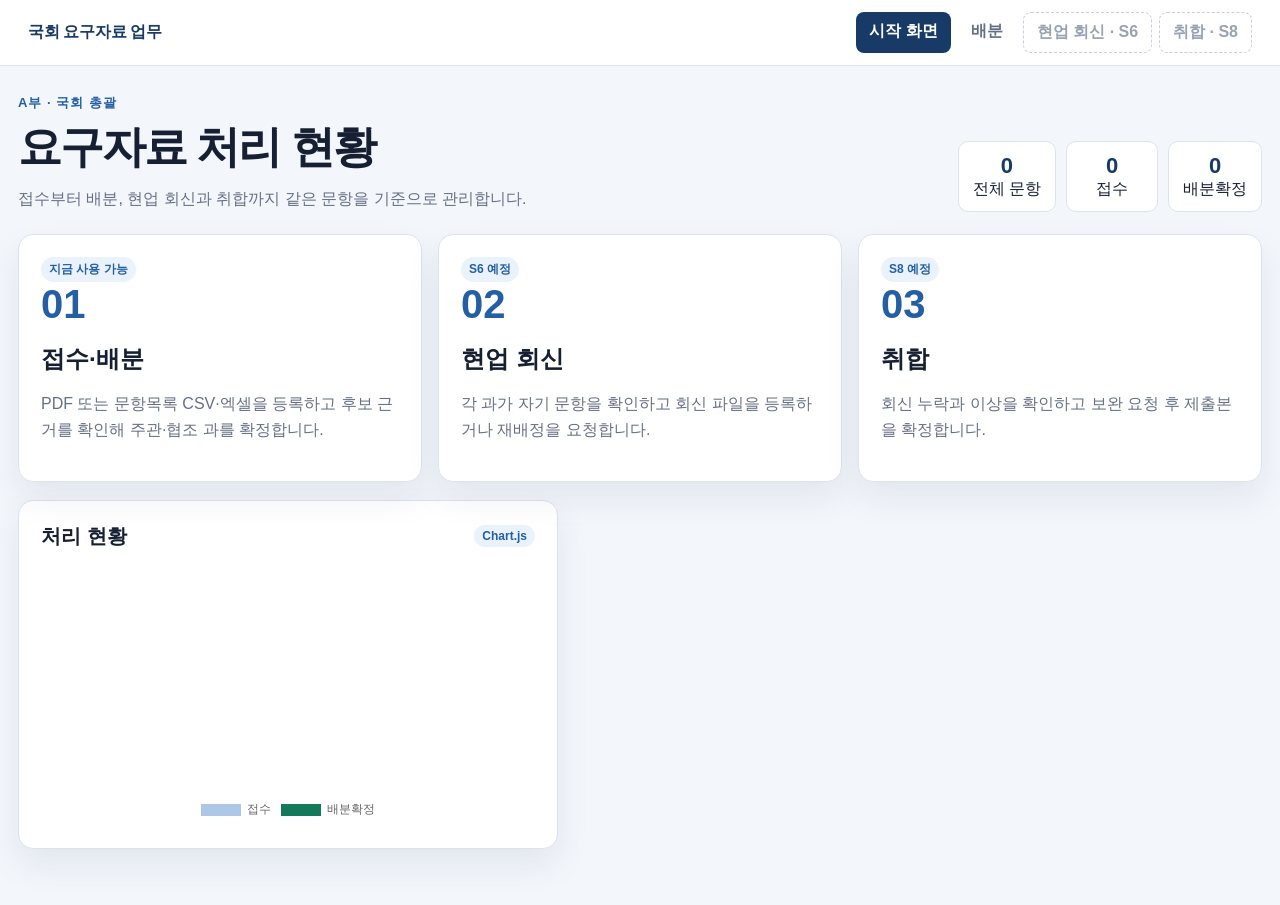
<file: web/index.html>
<!doctype html>
<html lang="ko">
<head>
  <meta charset="utf-8">
  <meta name="viewport" content="width=device-width,initial-scale=1">
  <title>국회 요구자료 업무</title>
  <link rel="stylesheet" href="styles.css">
</head>
<body>
  <header class="topbar">
    <a class="brand" href="index.html">국회 요구자료 업무</a>
    <nav class="nav" aria-label="업무 화면 이동">
      <a class="active" href="index.html">시작 화면</a>
      <a href="assign.html">배분</a>
      <a class="soon" href="#" aria-disabled="true" title="S6에서 구현">현업 회신 · S6</a>
      <a class="soon" href="#" aria-disabled="true" title="S8에서 구현">취합 · S8</a>
    </nav>
  </header>
  <main class="page">
    <section class="hero" data-reveal>
      <div>
        <p class="eyebrow">A부 · 국회 총괄</p>
        <h1>요구자료 처리 현황</h1>
        <p class="subtitle">접수부터 배분, 현업 회신과 취합까지 같은 문항을 기준으로 관리합니다.</p>
      </div>
      <div class="summary" id="summary"></div>
    </section>
    <section class="start-grid" data-reveal data-stagger>
      <a class="start-card" href="assign.html">
        <span class="badge">지금 사용 가능</span><div class="number">01</div><h2>접수·배분</h2>
        <p>PDF 또는 문항목록 CSV·엑셀을 등록하고 후보 근거를 확인해 주관·협조 과를 확정합니다.</p>
      </a>
      <div class="start-card" aria-disabled="true">
        <span class="badge">S6 예정</span><div class="number">02</div><h2>현업 회신</h2>
        <p>각 과가 자기 문항을 확인하고 회신 파일을 등록하거나 재배정을 요청합니다.</p>
      </div>
      <div class="start-card" aria-disabled="true">
        <span class="badge">S8 예정</span><div class="number">03</div><h2>취합</h2>
        <p>회신 누락과 이상을 확인하고 보완 요청 후 제출본을 확정합니다.</p>
      </div>
    </section>
    <section class="panel chart-panel" data-reveal>
      <div class="panel-head"><h2>처리 현황</h2><span class="badge">Chart.js</span></div>
      <div class="chart-wrap"><canvas id="status-chart" aria-label="문항 처리 상태 차트" role="img"></canvas></div>
    </section>
  </main>
  <script src="lib/chart.umd.js"></script>
  <script src="lib/papaparse.min.js"></script>
  <script src="common.js"></script>
  <script>
    const counts = AppCommon.statusCounts();
    const total = Object.values(counts).reduce((sum, value) => sum + value, 0);
    document.querySelector("#summary").innerHTML = `
      <span><strong>${total}</strong>전체 문항</span>
      <span><strong>${counts["접수"] || 0}</strong>접수</span>
      <span><strong>${counts["배분확정"] || 0}</strong>배분확정</span>`;
    const reduce = matchMedia("(prefers-reduced-motion:reduce)").matches;
    new Chart(document.querySelector("#status-chart"), {
      type: "doughnut",
      data: {
        labels: ["접수", "배분확정"],
        datasets: [{ data: [counts["접수"] || 0, counts["배분확정"] || 0], backgroundColor: ["#adc7e7", "#13795b"], borderWidth: 0 }],
      },
      options: { responsive: true, maintainAspectRatio: false, animation: reduce ? false : { duration: 550 }, plugins: { legend: { position: "bottom" } } },
    });
    const reveal = document.querySelectorAll("[data-reveal]");
    document.querySelectorAll("[data-stagger]").forEach((parent) => [...parent.children].forEach((child, index) => { child.style.transitionDelay = `${index * 70}ms`; }));
    if (reduce || !("IntersectionObserver" in window)) reveal.forEach((el) => el.classList.add("show"));
    else { const io = new IntersectionObserver((entries) => entries.forEach((entry) => { if (entry.isIntersecting) { entry.target.classList.add("show"); io.unobserve(entry.target); } }), { threshold: .15 }); reveal.forEach((el) => io.observe(el)); }
  </script>
</body>
</html>
</file>
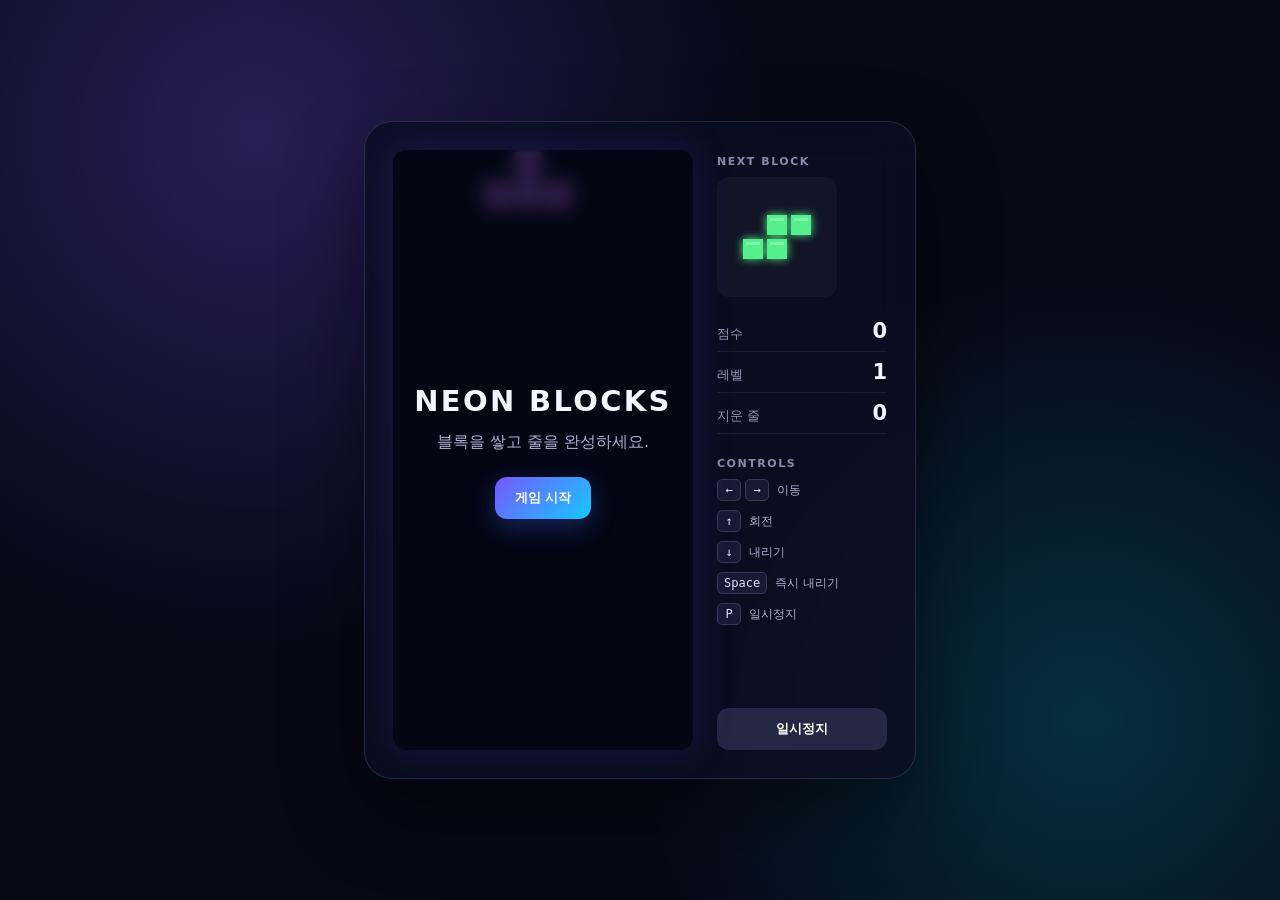
<file: 시스템 개발/index.html>
<!doctype html>
<html lang="ko">
<head>
  <meta charset="UTF-8">
  <meta name="viewport" content="width=device-width, initial-scale=1.0">
  <title>네온 테트리스</title>
  <link rel="stylesheet" href="style.css">
</head>
<body>
  <main class="game-shell">
    <section class="board-wrap">
      <canvas id="board" width="300" height="600" aria-label="테트리스 게임판"></canvas>
      <div id="overlay" class="overlay">
        <h1>NEON BLOCKS</h1>
        <p>블록을 쌓고 줄을 완성하세요.</p>
        <button id="startButton">게임 시작</button>
      </div>
    </section>

    <aside class="panel">
      <div>
        <span class="eyebrow">NEXT BLOCK</span>
        <canvas id="next" width="120" height="120" aria-label="다음 블록"></canvas>
      </div>
      <dl class="stats">
        <div><dt>점수</dt><dd id="score">0</dd></div>
        <div><dt>레벨</dt><dd id="level">1</dd></div>
        <div><dt>지운 줄</dt><dd id="lines">0</dd></div>
      </dl>
      <div class="controls">
        <span class="eyebrow">CONTROLS</span>
        <p><kbd>←</kbd><kbd>→</kbd> 이동</p>
        <p><kbd>↑</kbd> 회전</p>
        <p><kbd>↓</kbd> 내리기</p>
        <p><kbd>Space</kbd> 즉시 내리기</p>
        <p><kbd>P</kbd> 일시정지</p>
      </div>
      <button id="pauseButton" class="secondary">일시정지</button>
    </aside>
  </main>
  <script src="game.js"></script>
</body>
</html>
</file>
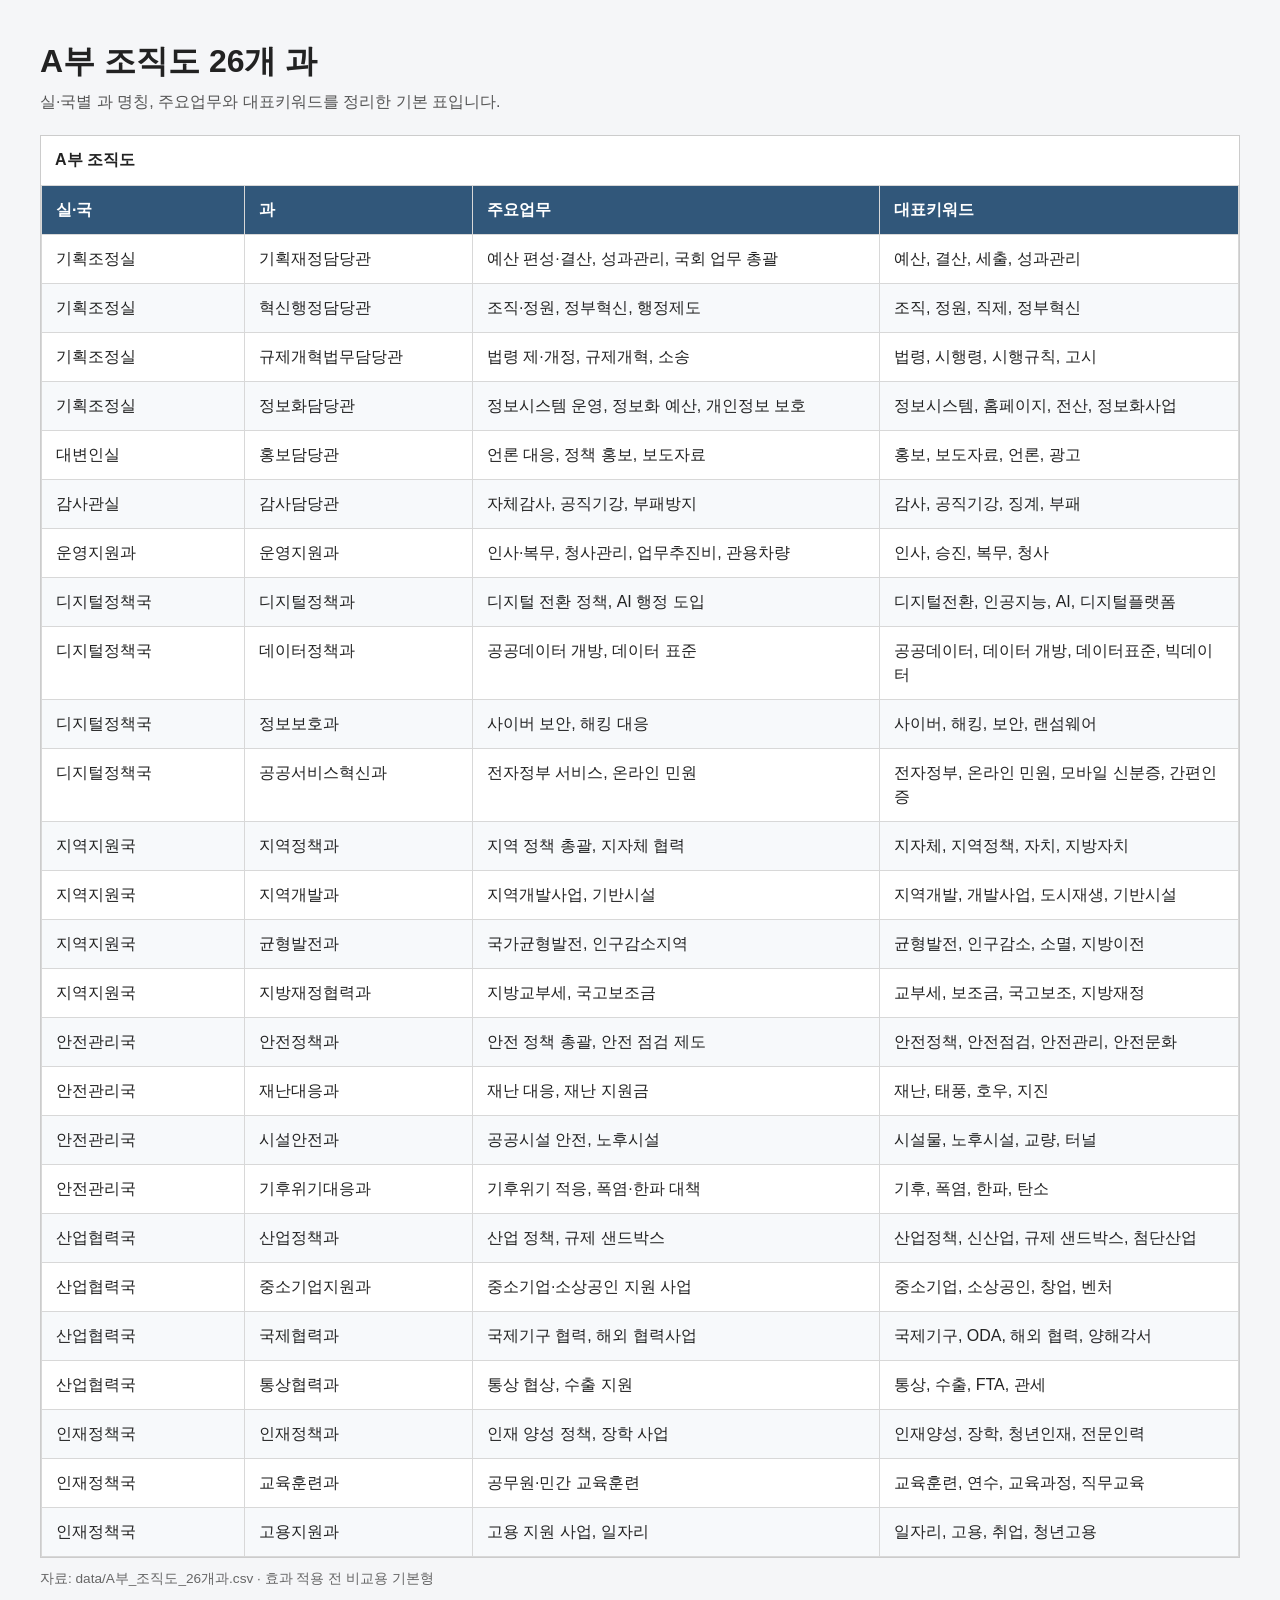
<file: 조직도_기본.html>
<!doctype html>
<html lang="ko">
<head>
  <meta charset="utf-8">
  <meta name="viewport" content="width=device-width, initial-scale=1">
  <title>A부 조직도 26개 과 - 기본형</title>
  <style>
    * { box-sizing: border-box; }
    body { margin: 0; color: #222; font-family: "Malgun Gothic", sans-serif; background: #f5f6f8; }
    main { width: min(1200px, calc(100% - 32px)); margin: 40px auto; }
    h1 { margin: 0 0 8px; font-size: 2rem; }
    .summary { margin: 0 0 22px; color: #555; }
    .table-wrap { overflow-x: auto; background: #fff; border: 1px solid #ccc; }
    table { width: 100%; min-width: 980px; border-collapse: collapse; }
    caption { padding: 14px; font-weight: 700; text-align: left; }
    th, td { padding: 12px 14px; border: 1px solid #d8d8d8; text-align: left; vertical-align: top; line-height: 1.5; }
    th { color: #fff; background: #31577a; }
    tbody tr:nth-child(even) { background: #f7f9fb; }
    th:nth-child(1) { width: 17%; }
    th:nth-child(2) { width: 19%; }
    th:nth-child(3) { width: 34%; }
    th:nth-child(4) { width: 30%; }
    .source { margin-top: 12px; color: #666; font-size: .85rem; }
  </style>
</head>
<body>
  <main>
    <h1>A부 조직도 26개 과</h1>
    <p class="summary">실·국별 과 명칭, 주요업무와 대표키워드를 정리한 기본 표입니다.</p>
    <div class="table-wrap">
      <table>
        <caption>A부 조직도</caption>
        <thead><tr><th>실·국</th><th>과</th><th>주요업무</th><th>대표키워드</th></tr></thead>
        <tbody>
          <tr><td>기획조정실</td><td>기획재정담당관</td><td>예산 편성·결산, 성과관리, 국회 업무 총괄</td><td>예산, 결산, 세출, 성과관리</td></tr>
          <tr><td>기획조정실</td><td>혁신행정담당관</td><td>조직·정원, 정부혁신, 행정제도</td><td>조직, 정원, 직제, 정부혁신</td></tr>
          <tr><td>기획조정실</td><td>규제개혁법무담당관</td><td>법령 제·개정, 규제개혁, 소송</td><td>법령, 시행령, 시행규칙, 고시</td></tr>
          <tr><td>기획조정실</td><td>정보화담당관</td><td>정보시스템 운영, 정보화 예산, 개인정보 보호</td><td>정보시스템, 홈페이지, 전산, 정보화사업</td></tr>
          <tr><td>대변인실</td><td>홍보담당관</td><td>언론 대응, 정책 홍보, 보도자료</td><td>홍보, 보도자료, 언론, 광고</td></tr>
          <tr><td>감사관실</td><td>감사담당관</td><td>자체감사, 공직기강, 부패방지</td><td>감사, 공직기강, 징계, 부패</td></tr>
          <tr><td>운영지원과</td><td>운영지원과</td><td>인사·복무, 청사관리, 업무추진비, 관용차량</td><td>인사, 승진, 복무, 청사</td></tr>
          <tr><td>디지털정책국</td><td>디지털정책과</td><td>디지털 전환 정책, AI 행정 도입</td><td>디지털전환, 인공지능, AI, 디지털플랫폼</td></tr>
          <tr><td>디지털정책국</td><td>데이터정책과</td><td>공공데이터 개방, 데이터 표준</td><td>공공데이터, 데이터 개방, 데이터표준, 빅데이터</td></tr>
          <tr><td>디지털정책국</td><td>정보보호과</td><td>사이버 보안, 해킹 대응</td><td>사이버, 해킹, 보안, 랜섬웨어</td></tr>
          <tr><td>디지털정책국</td><td>공공서비스혁신과</td><td>전자정부 서비스, 온라인 민원</td><td>전자정부, 온라인 민원, 모바일 신분증, 간편인증</td></tr>
          <tr><td>지역지원국</td><td>지역정책과</td><td>지역 정책 총괄, 지자체 협력</td><td>지자체, 지역정책, 자치, 지방자치</td></tr>
          <tr><td>지역지원국</td><td>지역개발과</td><td>지역개발사업, 기반시설</td><td>지역개발, 개발사업, 도시재생, 기반시설</td></tr>
          <tr><td>지역지원국</td><td>균형발전과</td><td>국가균형발전, 인구감소지역</td><td>균형발전, 인구감소, 소멸, 지방이전</td></tr>
          <tr><td>지역지원국</td><td>지방재정협력과</td><td>지방교부세, 국고보조금</td><td>교부세, 보조금, 국고보조, 지방재정</td></tr>
          <tr><td>안전관리국</td><td>안전정책과</td><td>안전 정책 총괄, 안전 점검 제도</td><td>안전정책, 안전점검, 안전관리, 안전문화</td></tr>
          <tr><td>안전관리국</td><td>재난대응과</td><td>재난 대응, 재난 지원금</td><td>재난, 태풍, 호우, 지진</td></tr>
          <tr><td>안전관리국</td><td>시설안전과</td><td>공공시설 안전, 노후시설</td><td>시설물, 노후시설, 교량, 터널</td></tr>
          <tr><td>안전관리국</td><td>기후위기대응과</td><td>기후위기 적응, 폭염·한파 대책</td><td>기후, 폭염, 한파, 탄소</td></tr>
          <tr><td>산업협력국</td><td>산업정책과</td><td>산업 정책, 규제 샌드박스</td><td>산업정책, 신산업, 규제 샌드박스, 첨단산업</td></tr>
          <tr><td>산업협력국</td><td>중소기업지원과</td><td>중소기업·소상공인 지원 사업</td><td>중소기업, 소상공인, 창업, 벤처</td></tr>
          <tr><td>산업협력국</td><td>국제협력과</td><td>국제기구 협력, 해외 협력사업</td><td>국제기구, ODA, 해외 협력, 양해각서</td></tr>
          <tr><td>산업협력국</td><td>통상협력과</td><td>통상 협상, 수출 지원</td><td>통상, 수출, FTA, 관세</td></tr>
          <tr><td>인재정책국</td><td>인재정책과</td><td>인재 양성 정책, 장학 사업</td><td>인재양성, 장학, 청년인재, 전문인력</td></tr>
          <tr><td>인재정책국</td><td>교육훈련과</td><td>공무원·민간 교육훈련</td><td>교육훈련, 연수, 교육과정, 직무교육</td></tr>
          <tr><td>인재정책국</td><td>고용지원과</td><td>고용 지원 사업, 일자리</td><td>일자리, 고용, 취업, 청년고용</td></tr>
        </tbody>
      </table>
    </div>
    <p class="source">자료: data/A부_조직도_26개과.csv · 효과 적용 전 비교용 기본형</p>
  </main>
</body>
</html>
</file>
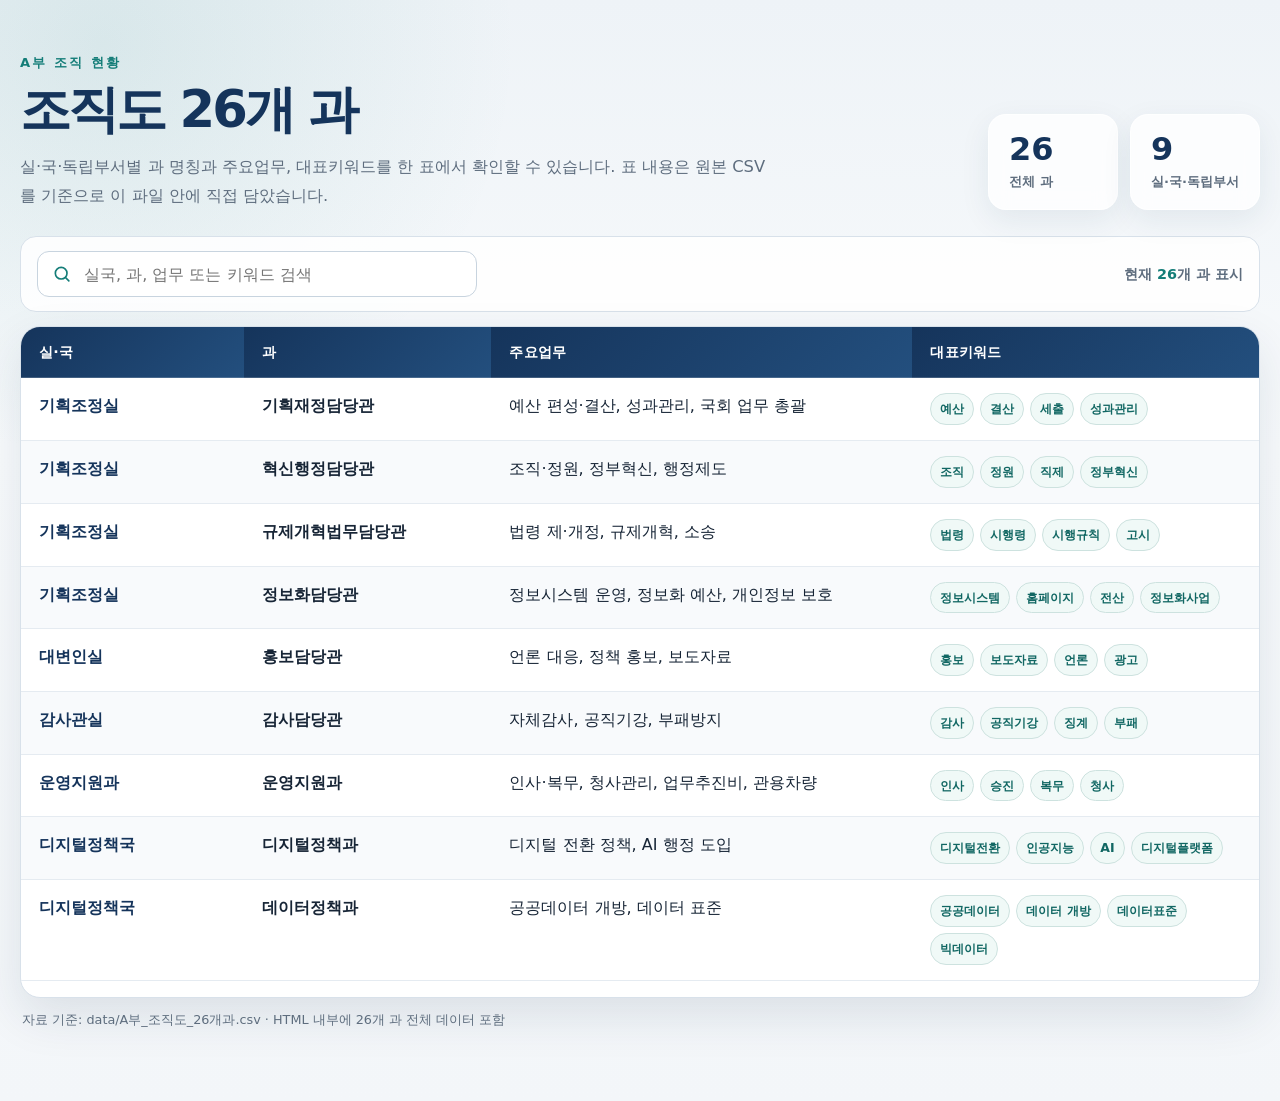
<file: 조직도_효과.html>
<!doctype html>
<html lang="ko">
<head>
  <meta charset="utf-8">
  <meta name="viewport" content="width=device-width, initial-scale=1">
  <title>A부 조직도 26개 과</title>
  <style>
    :root {
      color-scheme: light;
      --navy: #15345b;
      --navy-2: #234f7e;
      --teal: #147d78;
      --teal-soft: #e6f4f2;
      --ink: #172536;
      --muted: #5e6d7e;
      --line: #d8e1ea;
      --paper: #ffffff;
      --wash: #f3f6f9;
      --shadow: 0 18px 48px rgba(22, 45, 72, .11);
      --spring: cubic-bezier(.34, 1.56, .64, 1);
    }

    * { box-sizing: border-box; }

    html { scroll-behavior: smooth; }

    body {
      margin: 0;
      min-width: 320px;
      color: var(--ink);
      font-family: "Malgun Gothic", "Apple SD Gothic Neo", system-ui, sans-serif;
      background:
        radial-gradient(circle at 8% 4%, rgba(20, 125, 120, .10), transparent 26rem),
        linear-gradient(180deg, #eef3f7 0, #f8fafc 28rem, #f3f6f9 100%);
    }

    .page {
      width: min(1460px, calc(100% - 40px));
      margin: 0 auto;
      padding: 54px 0 72px;
    }

    .hero {
      display: grid;
      grid-template-columns: minmax(0, 1fr) auto;
      gap: 28px;
      align-items: end;
      margin-bottom: 26px;
    }

    .eyebrow {
      margin: 0 0 10px;
      color: var(--teal);
      font-size: .82rem;
      font-weight: 800;
      letter-spacing: .16em;
    }

    h1 {
      margin: 0;
      color: var(--navy);
      font-size: clamp(2rem, 4vw, 3.7rem);
      line-height: 1.08;
      letter-spacing: -.055em;
    }

    .lead {
      max-width: 760px;
      margin: 16px 0 0;
      color: var(--muted);
      font-size: 1.02rem;
      line-height: 1.75;
    }

    .stats {
      display: grid;
      grid-template-columns: repeat(2, minmax(116px, 1fr));
      gap: 12px;
    }

    .stat {
      min-width: 126px;
      padding: 18px 20px;
      border: 1px solid rgba(255, 255, 255, .72);
      border-radius: 18px;
      background: rgba(255, 255, 255, .78);
      box-shadow: 0 10px 30px rgba(27, 60, 92, .08);
      backdrop-filter: blur(10px);
    }

    .stat strong {
      display: block;
      color: var(--navy);
      font-size: 2rem;
      line-height: 1;
    }

    .stat span {
      display: block;
      margin-top: 8px;
      color: var(--muted);
      font-size: .82rem;
      font-weight: 700;
    }

    .toolbar {
      display: flex;
      gap: 14px;
      align-items: center;
      justify-content: space-between;
      margin-bottom: 14px;
      padding: 14px 16px;
      border: 1px solid var(--line);
      border-radius: 16px;
      background: rgba(255, 255, 255, .88);
    }

    .search {
      display: flex;
      align-items: center;
      width: min(440px, 100%);
      gap: 10px;
      padding: 0 14px;
      border: 1px solid #c8d4df;
      border-radius: 12px;
      background: #fff;
    }

    .search svg { flex: 0 0 auto; color: var(--teal); }

    .search input {
      width: 100%;
      height: 44px;
      border: 0;
      outline: 0;
      color: var(--ink);
      font: inherit;
      background: transparent;
    }

    .result-count {
      color: var(--muted);
      font-size: .9rem;
      font-weight: 700;
      white-space: nowrap;
    }

    .result-count strong { color: var(--teal); }

    .table-shell {
      overflow: hidden;
      border: 1px solid var(--line);
      border-radius: 20px;
      background: var(--paper);
      box-shadow: var(--shadow);
    }

    .table-scroll { overflow: auto; max-height: calc(100vh - 230px); }

    table {
      width: 100%;
      min-width: 1050px;
      border-collapse: separate;
      border-spacing: 0;
      table-layout: fixed;
    }

    caption {
      position: absolute;
      width: 1px;
      height: 1px;
      padding: 0;
      margin: -1px;
      overflow: hidden;
      clip: rect(0, 0, 0, 0);
      white-space: nowrap;
      border: 0;
    }

    thead th {
      position: sticky;
      top: 0;
      z-index: 3;
      padding: 16px 18px;
      color: #fff;
      font-size: .9rem;
      text-align: left;
      letter-spacing: .02em;
      background: linear-gradient(135deg, var(--navy), var(--navy-2));
      box-shadow: inset 0 -1px rgba(255, 255, 255, .18);
    }

    thead th:nth-child(1) { width: 18%; }
    thead th:nth-child(2) { width: 20%; }
    thead th:nth-child(3) { width: 34%; }
    thead th:nth-child(4) { width: 28%; }

    tbody tr {
      position: relative;
      transition:
        opacity .58s cubic-bezier(.2, .7, .2, 1),
        transform .45s var(--spring),
        box-shadow .25s ease;
    }

    tbody tr:nth-child(even) { background: #f8fafc; }

    tbody tr:hover {
      z-index: 2;
      transform: translateY(-2px);
      background: var(--teal-soft);
      box-shadow: 0 12px 26px -18px rgba(15, 74, 91, .72);
    }

    tbody td {
      padding: 15px 18px;
      border-bottom: 1px solid #e5ebf1;
      vertical-align: top;
      line-height: 1.58;
    }

    tbody tr:last-child td { border-bottom: 0; }

    .office {
      color: var(--navy);
      font-weight: 800;
    }

    .department { font-weight: 800; }

    .keywords {
      display: flex;
      flex-wrap: wrap;
      gap: 6px;
    }

    .keyword {
      display: inline-flex;
      padding: 5px 9px;
      border: 1px solid #cde2df;
      border-radius: 999px;
      color: #116763;
      font-size: .78rem;
      font-weight: 700;
      background: #f0f9f7;
    }

    .empty {
      display: none;
      padding: 44px 20px;
      color: var(--muted);
      text-align: center;
      background: #fff;
    }

    .empty.show { display: block; }

    .source {
      margin: 14px 2px 0;
      color: var(--muted);
      font-size: .8rem;
    }

    /* Fade up on scroll + stagger children */
    [data-reveal] {
      opacity: 0;
      transform: translateY(28px);
    }

    [data-reveal].show {
      opacity: 1;
      transform: none;
    }

    .hero[data-reveal], .toolbar[data-reveal], .table-shell[data-reveal] {
      transition: opacity .7s cubic-bezier(.2, .7, .2, 1), transform .7s cubic-bezier(.2, .7, .2, 1);
    }

    @media (max-width: 840px) {
      .page { width: min(100% - 24px, 1460px); padding-top: 30px; }
      .hero { grid-template-columns: 1fr; align-items: start; }
      .stats { width: min(100%, 330px); }
      .toolbar { align-items: stretch; flex-direction: column; }
      .search { width: 100%; }
      .result-count { padding-left: 2px; }
    }

    @media (prefers-reduced-motion: reduce) {
      html { scroll-behavior: auto; }
      *, *::before, *::after {
        animation-duration: .01ms !important;
        animation-iteration-count: 1 !important;
        transition-duration: .01ms !important;
      }
      [data-reveal] { opacity: 1; transform: none; }
      tbody tr:hover { transform: none; }
    }

    @media print {
      body { background: #fff; }
      .page { width: 100%; padding: 0; }
      .toolbar { display: none; }
      .table-shell { border-radius: 0; box-shadow: none; }
      .table-scroll { max-height: none; overflow: visible; }
      thead th { position: static; }
      [data-reveal] { opacity: 1; transform: none; }
    }
  </style>
</head>
<body>
  <main class="page">
    <header class="hero" data-reveal>
      <div>
        <p class="eyebrow">A부 조직 현황</p>
        <h1>조직도 26개 과</h1>
        <p class="lead">실·국·독립부서별 과 명칭과 주요업무, 대표키워드를 한 표에서 확인할 수 있습니다. 표 내용은 원본 CSV를 기준으로 이 파일 안에 직접 담았습니다.</p>
      </div>
      <div class="stats" aria-label="조직 현황 요약">
        <div class="stat"><strong>26</strong><span>전체 과</span></div>
        <div class="stat"><strong>9</strong><span>실·국·독립부서</span></div>
      </div>
    </header>

    <section class="toolbar" aria-label="조직도 검색" data-reveal>
      <label class="search">
        <svg width="20" height="20" viewBox="0 0 24 24" fill="none" aria-hidden="true"><circle cx="11" cy="11" r="7" stroke="currentColor" stroke-width="2"/><path d="m16.2 16.2 4 4" stroke="currentColor" stroke-width="2" stroke-linecap="round"/></svg>
        <input id="searchInput" type="search" placeholder="실국, 과, 업무 또는 키워드 검색" autocomplete="off">
      </label>
      <div class="result-count" aria-live="polite">현재 <strong id="visibleCount">26</strong>개 과 표시</div>
    </section>

    <section class="table-shell" data-reveal>
      <div class="table-scroll">
        <table id="orgTable">
          <caption>A부 조직도 26개 과의 실국, 과, 주요업무, 대표키워드</caption>
          <thead>
            <tr><th scope="col">실·국</th><th scope="col">과</th><th scope="col">주요업무</th><th scope="col">대표키워드</th></tr>
          </thead>
          <tbody data-stagger>
            <tr data-reveal><td class="office">기획조정실</td><td class="department">기획재정담당관</td><td>예산 편성·결산, 성과관리, 국회 업무 총괄</td><td><div class="keywords"><span class="keyword">예산</span><span class="keyword">결산</span><span class="keyword">세출</span><span class="keyword">성과관리</span></div></td></tr>
            <tr data-reveal><td class="office">기획조정실</td><td class="department">혁신행정담당관</td><td>조직·정원, 정부혁신, 행정제도</td><td><div class="keywords"><span class="keyword">조직</span><span class="keyword">정원</span><span class="keyword">직제</span><span class="keyword">정부혁신</span></div></td></tr>
            <tr data-reveal><td class="office">기획조정실</td><td class="department">규제개혁법무담당관</td><td>법령 제·개정, 규제개혁, 소송</td><td><div class="keywords"><span class="keyword">법령</span><span class="keyword">시행령</span><span class="keyword">시행규칙</span><span class="keyword">고시</span></div></td></tr>
            <tr data-reveal><td class="office">기획조정실</td><td class="department">정보화담당관</td><td>정보시스템 운영, 정보화 예산, 개인정보 보호</td><td><div class="keywords"><span class="keyword">정보시스템</span><span class="keyword">홈페이지</span><span class="keyword">전산</span><span class="keyword">정보화사업</span></div></td></tr>
            <tr data-reveal><td class="office">대변인실</td><td class="department">홍보담당관</td><td>언론 대응, 정책 홍보, 보도자료</td><td><div class="keywords"><span class="keyword">홍보</span><span class="keyword">보도자료</span><span class="keyword">언론</span><span class="keyword">광고</span></div></td></tr>
            <tr data-reveal><td class="office">감사관실</td><td class="department">감사담당관</td><td>자체감사, 공직기강, 부패방지</td><td><div class="keywords"><span class="keyword">감사</span><span class="keyword">공직기강</span><span class="keyword">징계</span><span class="keyword">부패</span></div></td></tr>
            <tr data-reveal><td class="office">운영지원과</td><td class="department">운영지원과</td><td>인사·복무, 청사관리, 업무추진비, 관용차량</td><td><div class="keywords"><span class="keyword">인사</span><span class="keyword">승진</span><span class="keyword">복무</span><span class="keyword">청사</span></div></td></tr>
            <tr data-reveal><td class="office">디지털정책국</td><td class="department">디지털정책과</td><td>디지털 전환 정책, AI 행정 도입</td><td><div class="keywords"><span class="keyword">디지털전환</span><span class="keyword">인공지능</span><span class="keyword">AI</span><span class="keyword">디지털플랫폼</span></div></td></tr>
            <tr data-reveal><td class="office">디지털정책국</td><td class="department">데이터정책과</td><td>공공데이터 개방, 데이터 표준</td><td><div class="keywords"><span class="keyword">공공데이터</span><span class="keyword">데이터 개방</span><span class="keyword">데이터표준</span><span class="keyword">빅데이터</span></div></td></tr>
            <tr data-reveal><td class="office">디지털정책국</td><td class="department">정보보호과</td><td>사이버 보안, 해킹 대응</td><td><div class="keywords"><span class="keyword">사이버</span><span class="keyword">해킹</span><span class="keyword">보안</span><span class="keyword">랜섬웨어</span></div></td></tr>
            <tr data-reveal><td class="office">디지털정책국</td><td class="department">공공서비스혁신과</td><td>전자정부 서비스, 온라인 민원</td><td><div class="keywords"><span class="keyword">전자정부</span><span class="keyword">온라인 민원</span><span class="keyword">모바일 신분증</span><span class="keyword">간편인증</span></div></td></tr>
            <tr data-reveal><td class="office">지역지원국</td><td class="department">지역정책과</td><td>지역 정책 총괄, 지자체 협력</td><td><div class="keywords"><span class="keyword">지자체</span><span class="keyword">지역정책</span><span class="keyword">자치</span><span class="keyword">지방자치</span></div></td></tr>
            <tr data-reveal><td class="office">지역지원국</td><td class="department">지역개발과</td><td>지역개발사업, 기반시설</td><td><div class="keywords"><span class="keyword">지역개발</span><span class="keyword">개발사업</span><span class="keyword">도시재생</span><span class="keyword">기반시설</span></div></td></tr>
            <tr data-reveal><td class="office">지역지원국</td><td class="department">균형발전과</td><td>국가균형발전, 인구감소지역</td><td><div class="keywords"><span class="keyword">균형발전</span><span class="keyword">인구감소</span><span class="keyword">소멸</span><span class="keyword">지방이전</span></div></td></tr>
            <tr data-reveal><td class="office">지역지원국</td><td class="department">지방재정협력과</td><td>지방교부세, 국고보조금</td><td><div class="keywords"><span class="keyword">교부세</span><span class="keyword">보조금</span><span class="keyword">국고보조</span><span class="keyword">지방재정</span></div></td></tr>
            <tr data-reveal><td class="office">안전관리국</td><td class="department">안전정책과</td><td>안전 정책 총괄, 안전 점검 제도</td><td><div class="keywords"><span class="keyword">안전정책</span><span class="keyword">안전점검</span><span class="keyword">안전관리</span><span class="keyword">안전문화</span></div></td></tr>
            <tr data-reveal><td class="office">안전관리국</td><td class="department">재난대응과</td><td>재난 대응, 재난 지원금</td><td><div class="keywords"><span class="keyword">재난</span><span class="keyword">태풍</span><span class="keyword">호우</span><span class="keyword">지진</span></div></td></tr>
            <tr data-reveal><td class="office">안전관리국</td><td class="department">시설안전과</td><td>공공시설 안전, 노후시설</td><td><div class="keywords"><span class="keyword">시설물</span><span class="keyword">노후시설</span><span class="keyword">교량</span><span class="keyword">터널</span></div></td></tr>
            <tr data-reveal><td class="office">안전관리국</td><td class="department">기후위기대응과</td><td>기후위기 적응, 폭염·한파 대책</td><td><div class="keywords"><span class="keyword">기후</span><span class="keyword">폭염</span><span class="keyword">한파</span><span class="keyword">탄소</span></div></td></tr>
            <tr data-reveal><td class="office">산업협력국</td><td class="department">산업정책과</td><td>산업 정책, 규제 샌드박스</td><td><div class="keywords"><span class="keyword">산업정책</span><span class="keyword">신산업</span><span class="keyword">규제 샌드박스</span><span class="keyword">첨단산업</span></div></td></tr>
            <tr data-reveal><td class="office">산업협력국</td><td class="department">중소기업지원과</td><td>중소기업·소상공인 지원 사업</td><td><div class="keywords"><span class="keyword">중소기업</span><span class="keyword">소상공인</span><span class="keyword">창업</span><span class="keyword">벤처</span></div></td></tr>
            <tr data-reveal><td class="office">산업협력국</td><td class="department">국제협력과</td><td>국제기구 협력, 해외 협력사업</td><td><div class="keywords"><span class="keyword">국제기구</span><span class="keyword">ODA</span><span class="keyword">해외 협력</span><span class="keyword">양해각서</span></div></td></tr>
            <tr data-reveal><td class="office">산업협력국</td><td class="department">통상협력과</td><td>통상 협상, 수출 지원</td><td><div class="keywords"><span class="keyword">통상</span><span class="keyword">수출</span><span class="keyword">FTA</span><span class="keyword">관세</span></div></td></tr>
            <tr data-reveal><td class="office">인재정책국</td><td class="department">인재정책과</td><td>인재 양성 정책, 장학 사업</td><td><div class="keywords"><span class="keyword">인재양성</span><span class="keyword">장학</span><span class="keyword">청년인재</span><span class="keyword">전문인력</span></div></td></tr>
            <tr data-reveal><td class="office">인재정책국</td><td class="department">교육훈련과</td><td>공무원·민간 교육훈련</td><td><div class="keywords"><span class="keyword">교육훈련</span><span class="keyword">연수</span><span class="keyword">교육과정</span><span class="keyword">직무교육</span></div></td></tr>
            <tr data-reveal><td class="office">인재정책국</td><td class="department">고용지원과</td><td>고용 지원 사업, 일자리</td><td><div class="keywords"><span class="keyword">일자리</span><span class="keyword">고용</span><span class="keyword">취업</span><span class="keyword">청년고용</span></div></td></tr>
          </tbody>
        </table>
      </div>
      <div id="emptyState" class="empty">검색 조건과 일치하는 과가 없습니다.</div>
    </section>
    <p class="source">자료 기준: data/A부_조직도_26개과.csv · HTML 내부에 26개 과 전체 데이터 포함</p>
  </main>

  <script>
    const REDUCE = matchMedia("(prefers-reduced-motion: reduce)").matches;
    const revealTargets = [...document.querySelectorAll("[data-reveal]")];

    document.querySelectorAll("[data-stagger]").forEach(group => {
      [...group.children].forEach((item, index) => {
        item.style.transitionDelay = REDUCE ? "0ms" : `${Math.min(index * 38, 420)}ms`;
      });
    });

    if (REDUCE || !("IntersectionObserver" in window)) {
      revealTargets.forEach(element => element.classList.add("show"));
    } else {
      const observer = new IntersectionObserver(entries => {
        entries.forEach(entry => {
          if (!entry.isIntersecting) return;
          entry.target.classList.add("show");
          observer.unobserve(entry.target);
        });
      }, { threshold: .12 });
      revealTargets.forEach(element => observer.observe(element));
    }

    const searchInput = document.getElementById("searchInput");
    const rows = [...document.querySelectorAll("#orgTable tbody tr")];
    const visibleCount = document.getElementById("visibleCount");
    const emptyState = document.getElementById("emptyState");

    searchInput.addEventListener("input", event => {
      const query = event.target.value.trim().toLocaleLowerCase("ko-KR");
      let count = 0;
      rows.forEach(row => {
        const match = !query || row.textContent.toLocaleLowerCase("ko-KR").includes(query);
        row.hidden = !match;
        if (match) count += 1;
      });
      visibleCount.textContent = String(count);
      emptyState.classList.toggle("show", count === 0);
    });
  </script>
</body>
</html>
</file>
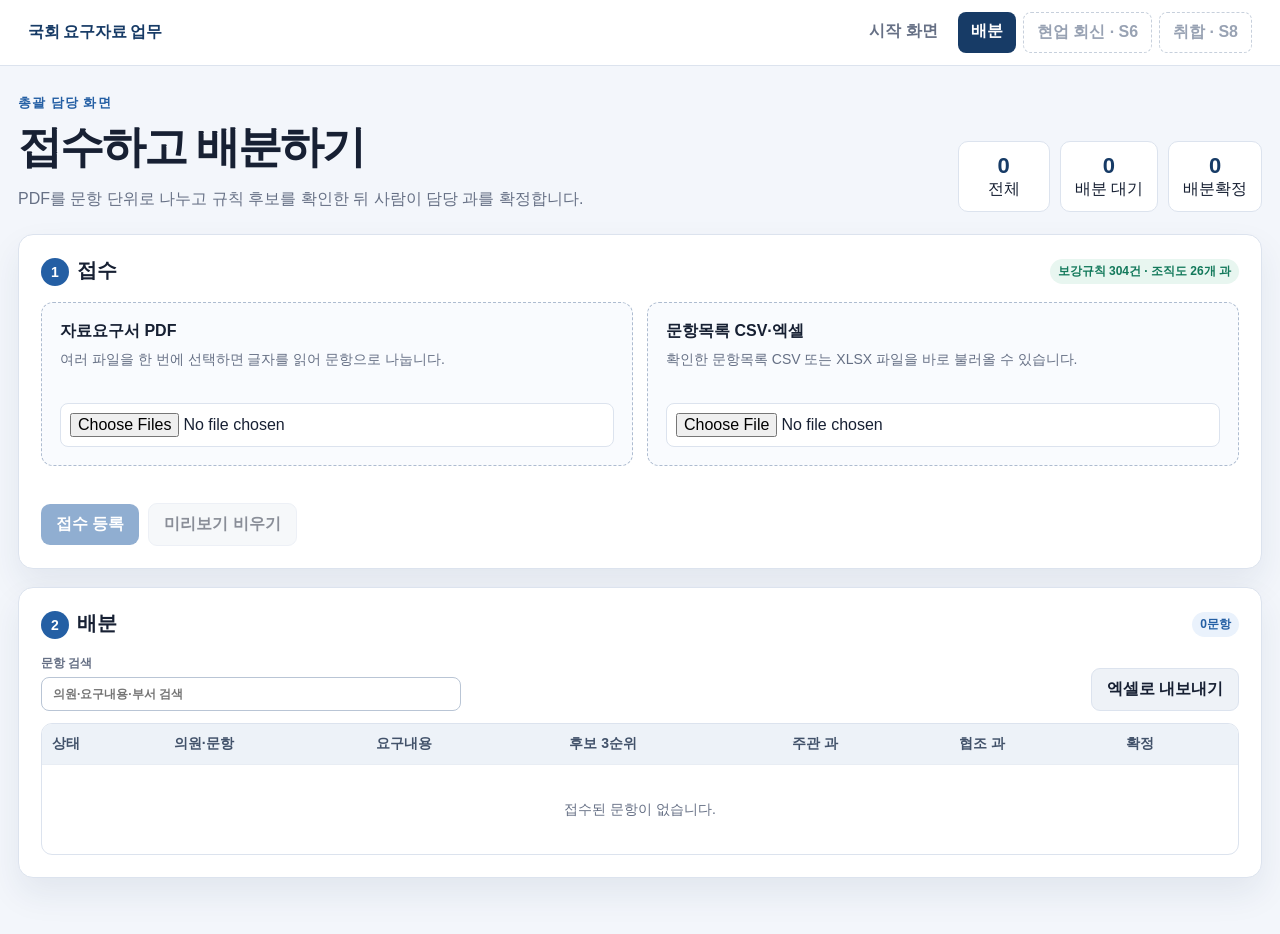
<file: web/assign.html>
<!doctype html>
<html lang="ko">
<head>
  <meta charset="utf-8">
  <meta name="viewport" content="width=device-width,initial-scale=1">
  <title>접수·배분 | 국회 요구자료</title>
  <link rel="stylesheet" href="lib/tabulator.min.css">
  <link rel="stylesheet" href="styles.css">
</head>
<body>
  <header class="topbar">
    <a class="brand" href="index.html">국회 요구자료 업무</a>
    <nav class="nav" aria-label="업무 화면 이동">
      <a href="index.html">시작 화면</a><a class="active" href="assign.html">배분</a>
      <a class="soon" href="#" aria-disabled="true" title="S6에서 구현">현업 회신 · S6</a>
      <a class="soon" href="#" aria-disabled="true" title="S8에서 구현">취합 · S8</a>
    </nav>
  </header>
  <main class="page">
    <section class="hero" data-reveal>
      <div><p class="eyebrow">총괄 담당 화면</p><h1>접수하고 배분하기</h1><p class="subtitle">PDF를 문항 단위로 나누고 규칙 후보를 확인한 뒤 사람이 담당 과를 확정합니다.</p></div>
      <div class="summary" id="summary"></div>
    </section>

    <section class="panel" data-reveal>
      <div class="panel-head"><h2><span class="step">1</span>접수</h2><span class="badge" id="data-status">기준자료 읽는 중</span></div>
      <div class="upload-grid">
        <label class="drop-card"><strong>자료요구서 PDF</strong><p>여러 파일을 한 번에 선택하면 글자를 읽어 문항으로 나눕니다.</p><input id="pdf-files" type="file" accept="application/pdf,.pdf" multiple></label>
        <label class="drop-card"><strong>문항목록 CSV·엑셀</strong><p>확인한 문항목록 CSV 또는 XLSX 파일을 바로 불러올 수 있습니다.</p><input id="csv-file" type="file" accept=".csv,.xlsx,.xls,text/csv,application/vnd.openxmlformats-officedocument.spreadsheetml.sheet,application/vnd.ms-excel"></label>
      </div>
      <div class="progress-wrap" id="progress-wrap"><progress id="progress" max="100" value="0"></progress><strong id="progress-label">0%</strong></div>
      <p class="message" id="import-message" role="status"></p>
      <div class="actions"><button id="register" disabled>접수 등록</button><button id="clear-preview" class="secondary" disabled>미리보기 비우기</button></div>
      <div class="table-wrap tabulator-wrap" id="preview-wrap" hidden style="margin-top:16px"><div id="preview-table"></div></div>
    </section>

    <section class="panel" data-reveal>
      <div class="panel-head"><h2><span class="step">2</span>배분</h2><span class="badge" id="case-count">0문항</span></div>
      <div class="table-tools"><label>문항 검색 <input id="case-search" type="search" placeholder="의원·요구내용·부서 검색"></label><button id="export-xlsx" class="secondary">엑셀로 내보내기</button></div>
      <div class="table-wrap"><table><thead><tr><th>상태</th><th>의원·문항</th><th>요구내용</th><th>후보 3순위</th><th>주관 과</th><th>협조 과</th><th>확정</th></tr></thead><tbody id="assignment-body"><tr><td colspan="7" class="empty">접수된 문항이 없습니다.</td></tr></tbody></table></div>
    </section>
  </main>
  <script src="lib/papaparse.min.js"></script><script src="lib/xlsx.full.min.js"></script><script src="lib/fuse.min.js"></script><script src="lib/tabulator.min.js"></script>
  <script src="common.js"></script><script src="split.js"></script><script src="engine.js"></script>
  <script type="module" src="assign.js"></script>
</body>
</html>
</file>
<file: web/styles.css>
:root {
  color-scheme: light;
  --ink: #172033;
  --muted: #667085;
  --line: #dce3ee;
  --surface: #ffffff;
  --canvas: #f3f6fb;
  --navy: #173b66;
  --blue: #245fa4;
  --blue-soft: #eaf2fc;
  --green: #13795b;
  --amber: #9a6700;
  --danger: #b42318;
  --shadow: 0 16px 34px rgba(31, 57, 89, 0.08);
}

* { box-sizing: border-box; }
body { margin: 0; color: var(--ink); background: var(--canvas); font-family: "Pretendard", "Noto Sans KR", "Malgun Gothic", sans-serif; }
button, input, select { font: inherit; }
button, .button { border: 0; border-radius: 9px; padding: 10px 15px; background: var(--blue); color: #fff; font-weight: 700; cursor: pointer; transition: transform .28s cubic-bezier(.34,1.56,.64,1), background .2s; }
button:hover, .button:hover { transform: translateY(-2px); background: var(--navy); }
button:disabled { cursor: not-allowed; opacity: .5; transform: none; }
.button.secondary, button.secondary { background: #eef2f7; color: var(--ink); border: 1px solid var(--line); }
.button.ghost { background: transparent; color: var(--muted); border: 1px dashed #b7c2d2; }
a { color: inherit; text-decoration: none; }

.topbar { position: sticky; z-index: 20; top: 0; display: flex; align-items: center; gap: 16px; padding: 12px 28px; background: rgba(255,255,255,.96); border-bottom: 1px solid var(--line); }
.brand { margin-right: auto; font-weight: 900; color: var(--navy); letter-spacing: -.02em; }
.nav { display: flex; gap: 7px; flex-wrap: wrap; }
.nav a { padding: 9px 13px; border-radius: 8px; color: var(--muted); font-weight: 700; }
.nav a.active { color: #fff; background: var(--navy); }
.nav a.soon { color: #98a2b3; border: 1px dashed #c7d0dc; }

.page { width: min(1500px, calc(100% - 36px)); margin: 28px auto 56px; }
.hero { display: flex; align-items: end; justify-content: space-between; gap: 24px; margin-bottom: 22px; }
.eyebrow { margin: 0 0 6px; color: var(--blue); font-weight: 800; font-size: 13px; letter-spacing: .08em; }
h1 { margin: 0; font-size: clamp(28px, 4vw, 44px); letter-spacing: -.045em; }
.subtitle { margin: 9px 0 0; color: var(--muted); line-height: 1.65; }
.summary { display: flex; gap: 10px; flex-wrap: wrap; }
.summary span { min-width: 92px; padding: 11px 14px; border-radius: 10px; background: var(--surface); border: 1px solid var(--line); text-align: center; }
.summary strong { display: block; color: var(--navy); font-size: 22px; }

.panel { margin-top: 18px; padding: 22px; border: 1px solid var(--line); border-radius: 15px; background: var(--surface); box-shadow: var(--shadow); }
.panel-head { display: flex; align-items: center; justify-content: space-between; gap: 18px; margin-bottom: 16px; }
.panel-head h2 { margin: 0; font-size: 20px; }
.step { display: inline-grid; place-items: center; width: 28px; height: 28px; margin-right: 8px; border-radius: 50%; color: #fff; background: var(--blue); font-size: 14px; }
.upload-grid { display: grid; grid-template-columns: repeat(2, minmax(0,1fr)); gap: 14px; }
.drop-card { padding: 18px; border: 1px dashed #aebcd0; border-radius: 12px; background: #f9fbfe; }
.drop-card strong { display: block; margin-bottom: 7px; }
.drop-card p { min-height: 42px; margin: 0 0 12px; color: var(--muted); font-size: 14px; line-height: 1.5; }
input[type=file] { width: 100%; padding: 9px; border: 1px solid var(--line); border-radius: 8px; background: #fff; }
.actions { display: flex; gap: 9px; flex-wrap: wrap; align-items: center; }
.message { min-height: 24px; margin: 13px 0 0; color: var(--muted); font-weight: 700; }
.message.success { color: var(--green); }
.message.error { color: var(--danger); }
.progress-wrap { display: none; margin-top: 14px; }
.progress-wrap.on { display: grid; grid-template-columns: 1fr auto; gap: 10px; align-items: center; }
progress { width: 100%; height: 10px; accent-color: var(--blue); }
.table-tools { display: flex; align-items: end; justify-content: space-between; gap: 12px; margin-bottom: 12px; }
.table-tools label { display: grid; gap: 5px; color: var(--muted); font-size: 12px; font-weight: 800; }
.table-tools input[type=search] { width: min(420px, 70vw); padding: 9px 11px; border: 1px solid #b9c5d5; border-radius: 8px; background: #fff; }
.chart-panel { max-width: 540px; }
.chart-wrap { height: 260px; }

.table-wrap { overflow: auto; border: 1px solid var(--line); border-radius: 11px; }
table { width: 100%; border-collapse: separate; border-spacing: 0; font-size: 14px; }
th { position: sticky; top: 0; z-index: 2; padding: 11px 10px; color: #42526a; background: #edf2f8; text-align: left; white-space: nowrap; }
td { padding: 12px 10px; border-top: 1px solid #e8edf4; vertical-align: top; line-height: 1.5; }
tbody tr { transition: background .2s, transform .28s cubic-bezier(.34,1.56,.64,1); }
tbody tr:hover { background: #f8fbff; }
.request { min-width: 280px; max-width: 460px; }
.meta { min-width: 130px; color: var(--muted); font-size: 12px; }
.meta strong { display: block; color: var(--ink); font-size: 14px; }
.badge { display: inline-block; padding: 4px 8px; border-radius: 999px; background: var(--blue-soft); color: var(--blue); font-size: 12px; font-weight: 800; white-space: nowrap; }
.badge.confirmed { background: #e8f6f0; color: var(--green); }
.candidates { min-width: 210px; }
.candidate { margin-bottom: 6px; padding: 7px 8px; border-left: 3px solid #adc7e7; background: #f5f8fc; border-radius: 4px 8px 8px 4px; }
.candidate:first-child { border-left-color: var(--blue); background: var(--blue-soft); }
.candidate small { display: block; margin-top: 2px; color: var(--muted); }
select { width: 100%; min-width: 150px; padding: 8px; border: 1px solid #b9c5d5; border-radius: 8px; background: #fff; }
select[multiple] { min-height: 78px; }
.empty { padding: 34px; color: var(--muted); text-align: center; }
.tabulator-wrap { overflow: hidden; }
.tabulator { border: 0; background: transparent; font: inherit; }
.tabulator .tabulator-header { border-bottom: 1px solid var(--line); background: #edf2f8; color: #42526a; }
.tabulator .tabulator-header .tabulator-col, .tabulator .tabulator-row { background: transparent; }
.tabulator .tabulator-row:hover { background: #f8fbff; }
.tabulator .tabulator-cell { padding: 10px; border-right-color: #e8edf4; white-space: normal; }

.start-grid { display: grid; grid-template-columns: repeat(3,1fr); gap: 16px; }
.start-card { display: block; min-height: 190px; padding: 22px; border-radius: 15px; background: var(--surface); border: 1px solid var(--line); box-shadow: var(--shadow); transition: transform .28s cubic-bezier(.34,1.56,.64,1); }
.start-card:hover { transform: translateY(-5px); }
.start-card .number { color: var(--blue); font-size: 40px; font-weight: 900; }
.start-card h2 { margin: 16px 0 8px; }
.start-card p { color: var(--muted); line-height: 1.6; }

[data-reveal] { opacity: 0; transform: translateY(20px); transition: opacity .55s ease, transform .55s ease; }
[data-reveal].show { opacity: 1; transform: none; }
@media (max-width: 860px) { .topbar { align-items: flex-start; flex-direction: column; } .brand { margin: 0; } .hero { align-items: flex-start; flex-direction: column; } .upload-grid, .start-grid { grid-template-columns: 1fr; } .page { width: min(100% - 22px, 1500px); } }
@media (prefers-reduced-motion: reduce) { *, *::before, *::after { scroll-behavior: auto !important; transition: none !important; animation: none !important; } [data-reveal] { opacity: 1; transform: none; } }
</file>
<file: 시스템 개발/style.css>
:root {
  color-scheme: dark;
  font-family: Inter, Pretendard, "Noto Sans KR", system-ui, sans-serif;
  background: #070816;
  color: #f4f6ff;
}

* { box-sizing: border-box; }

body {
  min-height: 100vh;
  margin: 0;
  display: grid;
  place-items: center;
  overflow: auto;
  background:
    radial-gradient(circle at 20% 15%, rgba(125, 88, 255, .28), transparent 32rem),
    radial-gradient(circle at 85% 80%, rgba(0, 226, 255, .18), transparent 28rem),
    #070816;
}

.game-shell {
  display: flex;
  gap: 24px;
  padding: 28px;
  border: 1px solid rgba(255,255,255,.12);
  border-radius: 28px;
  background: rgba(12, 14, 34, .82);
  box-shadow: 0 32px 80px rgba(0,0,0,.48);
  backdrop-filter: blur(18px);
}

.board-wrap { position: relative; line-height: 0; }

#board {
  border-radius: 14px;
  background: #090b1c;
  box-shadow: inset 0 0 0 1px rgba(255,255,255,.08), 0 0 40px rgba(93, 67, 255, .18);
}

.overlay {
  position: absolute;
  inset: 0;
  display: flex;
  flex-direction: column;
  align-items: center;
  justify-content: center;
  line-height: 1.4;
  border-radius: 14px;
  text-align: center;
  background: rgba(5, 6, 18, .78);
  backdrop-filter: blur(8px);
}

.overlay.hidden { display: none; }
.overlay h1 { margin: 0; font-size: 29px; letter-spacing: .08em; }
.overlay p { margin: 10px 20px 24px; color: #aab0ce; }

button {
  border: 0;
  border-radius: 12px;
  padding: 12px 20px;
  color: white;
  font-weight: 800;
  cursor: pointer;
  background: linear-gradient(135deg, #7657ff, #17c8ff);
  box-shadow: 0 8px 24px rgba(71, 105, 255, .3);
}

button:hover { filter: brightness(1.12); transform: translateY(-1px); }
.panel { width: 170px; display: flex; flex-direction: column; gap: 22px; }
.eyebrow { color: #858cab; font-size: 11px; font-weight: 800; letter-spacing: .14em; }
#next { display: block; margin-top: 8px; border-radius: 12px; background: rgba(255,255,255,.035); }
.stats { margin: 0; display: grid; gap: 8px; }
.stats div { display: flex; align-items: baseline; justify-content: space-between; padding-bottom: 8px; border-bottom: 1px solid rgba(255,255,255,.08); }
.stats dt { color: #9298b5; font-size: 13px; }
.stats dd { margin: 0; font-size: 21px; font-weight: 800; }
.controls { color: #aab0ce; font-size: 12px; }
.controls p { margin: 9px 0; }
kbd { display: inline-block; min-width: 24px; margin-right: 4px; padding: 3px 6px; border: 1px solid #353a5d; border-radius: 5px; color: #dce0f8; background: #171a33; text-align: center; }
.secondary { margin-top: auto; background: #242844; box-shadow: none; }

@media (max-width: 560px) {
  body { place-items: start center; }
  .game-shell { margin: 12px; padding: 16px; gap: 14px; }
  #board { width: min(60vw, 300px); height: auto; }
  .panel { width: 120px; }
  #next { width: 100px; height: 100px; }
  .controls { display: none; }
}
</file>
<file: web/lib/tabulator.min.css>
.tabulator{background-color:#888;border:1px solid #999;font-size:14px;overflow:hidden;position:relative;text-align:left;-webkit-transform:translateZ(0);-moz-transform:translateZ(0);-ms-transform:translateZ(0);-o-transform:translateZ(0);transform:translateZ(0)}.tabulator[tabulator-layout=fitDataFill] .tabulator-tableholder .tabulator-table{min-width:100%}.tabulator[tabulator-layout=fitDataTable]{display:inline-block}.tabulator.tabulator-block-select,.tabulator.tabulator-ranges .tabulator-cell:not(.tabulator-editing){user-select:none}.tabulator .tabulator-header{background-color:#e6e6e6;border-bottom:1px solid #999;box-sizing:border-box;color:#555;font-weight:700;outline:none;overflow:hidden;position:relative;-moz-user-select:none;-khtml-user-select:none;-webkit-user-select:none;-o-user-select:none;white-space:nowrap;width:100%}.tabulator .tabulator-header.tabulator-header-hidden{display:none}.tabulator .tabulator-header .tabulator-header-contents{overflow:hidden;position:relative}.tabulator .tabulator-header .tabulator-header-contents .tabulator-headers{display:inline-block}.tabulator .tabulator-header .tabulator-col{background:#e6e6e6;border-right:1px solid #aaa;box-sizing:border-box;display:inline-flex;flex-direction:column;justify-content:flex-start;overflow:hidden;position:relative;text-align:left;vertical-align:bottom}.tabulator .tabulator-header .tabulator-col.tabulator-moving{background:#cdcdcd;border:1px solid #999;pointer-events:none;position:absolute}.tabulator .tabulator-header .tabulator-col.tabulator-range-highlight{background-color:#d6d6d6;color:#000}.tabulator .tabulator-header .tabulator-col.tabulator-range-selected{background-color:#3876ca;color:#fff}.tabulator .tabulator-header .tabulator-col .tabulator-col-content{box-sizing:border-box;padding:4px;position:relative}.tabulator .tabulator-header .tabulator-col .tabulator-col-content .tabulator-header-popup-button{padding:0 8px}.tabulator .tabulator-header .tabulator-col .tabulator-col-content .tabulator-header-popup-button:hover{cursor:pointer;opacity:.6}.tabulator .tabulator-header .tabulator-col .tabulator-col-content .tabulator-col-title-holder{position:relative}.tabulator .tabulator-header .tabulator-col .tabulator-col-content .tabulator-col-title{box-sizing:border-box;overflow:hidden;text-overflow:ellipsis;vertical-align:bottom;white-space:nowrap;width:100%}.tabulator .tabulator-header .tabulator-col .tabulator-col-content .tabulator-col-title.tabulator-col-title-wrap{text-overflow:clip;white-space:normal}.tabulator .tabulator-header .tabulator-col .tabulator-col-content .tabulator-col-title .tabulator-title-editor{background:#fff;border:1px solid #999;box-sizing:border-box;padding:1px;width:100%}.tabulator .tabulator-header .tabulator-col .tabulator-col-content .tabulator-col-title .tabulator-header-popup-button+.tabulator-title-editor{width:calc(100% - 22px)}.tabulator .tabulator-header .tabulator-col .tabulator-col-content .tabulator-col-sorter{align-items:center;bottom:0;display:flex;position:absolute;right:4px;top:0}.tabulator .tabulator-header .tabulator-col .tabulator-col-content .tabulator-col-sorter .tabulator-arrow{border-bottom:6px solid #bbb;border-left:6px solid transparent;border-right:6px solid transparent;height:0;width:0}.tabulator .tabulator-header .tabulator-col.tabulator-col-group .tabulator-col-group-cols{border-top:1px solid #aaa;display:flex;margin-right:-1px;overflow:hidden;position:relative}.tabulator .tabulator-header .tabulator-col .tabulator-header-filter{box-sizing:border-box;margin-top:2px;position:relative;text-align:center;width:100%}.tabulator .tabulator-header .tabulator-col .tabulator-header-filter textarea{height:auto!important}.tabulator .tabulator-header .tabulator-col .tabulator-header-filter svg{margin-top:3px}.tabulator .tabulator-header .tabulator-col .tabulator-header-filter input::-ms-clear{height:0;width:0}.tabulator .tabulator-header .tabulator-col.tabulator-sortable .tabulator-col-title{padding-right:25px}@media (hover:hover) and (pointer:fine){.tabulator .tabulator-header .tabulator-col.tabulator-sortable.tabulator-col-sorter-element:hover{background-color:#cdcdcd;cursor:pointer}}.tabulator .tabulator-header .tabulator-col.tabulator-sortable[aria-sort=none] .tabulator-col-content .tabulator-col-sorter{color:#bbb}@media (hover:hover) and (pointer:fine){.tabulator .tabulator-header .tabulator-col.tabulator-sortable[aria-sort=none] .tabulator-col-content .tabulator-col-sorter.tabulator-col-sorter-element .tabulator-arrow:hover{border-bottom:6px solid #555;cursor:pointer}}.tabulator .tabulator-header .tabulator-col.tabulator-sortable[aria-sort=none] .tabulator-col-content .tabulator-col-sorter .tabulator-arrow{border-bottom:6px solid #bbb;border-top:none}.tabulator .tabulator-header .tabulator-col.tabulator-sortable[aria-sort=ascending] .tabulator-col-content .tabulator-col-sorter{color:#666}@media (hover:hover) and (pointer:fine){.tabulator .tabulator-header .tabulator-col.tabulator-sortable[aria-sort=ascending] .tabulator-col-content .tabulator-col-sorter.tabulator-col-sorter-element .tabulator-arrow:hover{border-bottom:6px solid #555;cursor:pointer}}.tabulator .tabulator-header .tabulator-col.tabulator-sortable[aria-sort=ascending] .tabulator-col-content .tabulator-col-sorter .tabulator-arrow{border-bottom:6px solid #666;border-top:none}.tabulator .tabulator-header .tabulator-col.tabulator-sortable[aria-sort=descending] .tabulator-col-content .tabulator-col-sorter{color:#666}@media (hover:hover) and (pointer:fine){.tabulator .tabulator-header .tabulator-col.tabulator-sortable[aria-sort=descending] .tabulator-col-content .tabulator-col-sorter.tabulator-col-sorter-element .tabulator-arrow:hover{border-top:6px solid #555;cursor:pointer}}.tabulator .tabulator-header .tabulator-col.tabulator-sortable[aria-sort=descending] .tabulator-col-content .tabulator-col-sorter .tabulator-arrow{border-bottom:none;border-top:6px solid #666;color:#666}.tabulator .tabulator-header .tabulator-col.tabulator-col-vertical .tabulator-col-content .tabulator-col-title{align-items:center;display:flex;justify-content:center;text-orientation:mixed;writing-mode:vertical-rl}.tabulator .tabulator-header .tabulator-col.tabulator-col-vertical.tabulator-col-vertical-flip .tabulator-col-title{transform:rotate(180deg)}.tabulator .tabulator-header .tabulator-col.tabulator-col-vertical.tabulator-sortable .tabulator-col-title{padding-right:0;padding-top:20px}.tabulator .tabulator-header .tabulator-col.tabulator-col-vertical.tabulator-sortable.tabulator-col-vertical-flip .tabulator-col-title{padding-bottom:20px;padding-right:0}.tabulator .tabulator-header .tabulator-col.tabulator-col-vertical.tabulator-sortable .tabulator-col-sorter{bottom:auto;justify-content:center;left:0;right:0;top:4px}.tabulator .tabulator-header .tabulator-frozen{left:0;position:sticky;z-index:11}.tabulator .tabulator-header .tabulator-frozen.tabulator-frozen-left{border-right:2px solid #aaa}.tabulator .tabulator-header .tabulator-frozen.tabulator-frozen-right{border-left:2px solid #aaa}.tabulator .tabulator-header .tabulator-calcs-holder{background:#f3f3f3!important;border-bottom:1px solid #aaa;border-top:1px solid #aaa;box-sizing:border-box;display:inline-block}.tabulator .tabulator-header .tabulator-calcs-holder .tabulator-row{background:#f3f3f3!important}.tabulator .tabulator-header .tabulator-calcs-holder .tabulator-row .tabulator-col-resize-handle{display:none}.tabulator .tabulator-header .tabulator-frozen-rows-holder{display:inline-block}.tabulator .tabulator-header .tabulator-frozen-rows-holder:empty{display:none}.tabulator .tabulator-tableholder{-webkit-overflow-scrolling:touch;overflow:auto;position:relative;white-space:nowrap;width:100%}.tabulator .tabulator-tableholder:focus{outline:none}.tabulator .tabulator-tableholder .tabulator-placeholder{align-items:center;box-sizing:border-box;display:flex;justify-content:center;min-width:100%;width:100%}.tabulator .tabulator-tableholder .tabulator-placeholder[tabulator-render-mode=virtual]{min-height:100%}.tabulator .tabulator-tableholder .tabulator-placeholder .tabulator-placeholder-contents{color:#ccc;display:inline-block;font-size:20px;font-weight:700;padding:10px;text-align:center;white-space:normal}.tabulator .tabulator-tableholder .tabulator-table{background-color:#fff;color:#333;display:inline-block;overflow:visible;position:relative;white-space:nowrap}.tabulator .tabulator-tableholder .tabulator-table .tabulator-row.tabulator-calcs{background:#e2e2e2!important;font-weight:700}.tabulator .tabulator-tableholder .tabulator-table .tabulator-row.tabulator-calcs.tabulator-calcs-top{border-bottom:2px solid #aaa}.tabulator .tabulator-tableholder .tabulator-table .tabulator-row.tabulator-calcs.tabulator-calcs-bottom{border-top:2px solid #aaa}.tabulator .tabulator-tableholder .tabulator-range-overlay{inset:0;pointer-events:none;position:absolute;z-index:10}.tabulator .tabulator-tableholder .tabulator-range-overlay .tabulator-range{border:1px solid #2975dd;box-sizing:border-box;position:absolute}.tabulator .tabulator-tableholder .tabulator-range-overlay .tabulator-range.tabulator-range-active:after{background-color:#2975dd;border-radius:999px;bottom:-3px;content:"";height:6px;position:absolute;right:-3px;width:6px}.tabulator .tabulator-tableholder .tabulator-range-overlay .tabulator-range-cell-active{border:2px solid #2975dd;box-sizing:border-box;position:absolute}.tabulator .tabulator-footer{background-color:#e6e6e6;border-top:1px solid #999;color:#555;font-weight:700;user-select:none;-moz-user-select:none;-khtml-user-select:none;-webkit-user-select:none;-o-user-select:none;white-space:nowrap}.tabulator .tabulator-footer .tabulator-footer-contents{align-items:center;display:flex;flex-direction:row;justify-content:space-between;padding:5px 10px}.tabulator .tabulator-footer .tabulator-footer-contents:empty{display:none}.tabulator .tabulator-footer .tabulator-spreadsheet-tabs{margin-top:-5px;overflow-x:auto}.tabulator .tabulator-footer .tabulator-spreadsheet-tabs .tabulator-spreadsheet-tab{border:1px solid #999;border-bottom-left-radius:5px;border-bottom-right-radius:5px;border-top:none;display:inline-block;font-size:.9em;padding:5px}.tabulator .tabulator-footer .tabulator-spreadsheet-tabs .tabulator-spreadsheet-tab:hover{cursor:pointer;opacity:.7}.tabulator .tabulator-footer .tabulator-spreadsheet-tabs .tabulator-spreadsheet-tab.tabulator-spreadsheet-tab-active{background:#fff}.tabulator .tabulator-footer .tabulator-calcs-holder{background:#f3f3f3!important;border-bottom:1px solid #aaa;border-top:1px solid #aaa;box-sizing:border-box;overflow:hidden;text-align:left;width:100%}.tabulator .tabulator-footer .tabulator-calcs-holder .tabulator-row{background:#f3f3f3!important;display:inline-block}.tabulator .tabulator-footer .tabulator-calcs-holder .tabulator-row .tabulator-col-resize-handle{display:none}.tabulator .tabulator-footer .tabulator-calcs-holder:only-child{border-bottom:none;margin-bottom:-5px}.tabulator .tabulator-footer>*+.tabulator-page-counter{margin-left:10px}.tabulator .tabulator-footer .tabulator-page-counter{font-weight:400}.tabulator .tabulator-footer .tabulator-paginator{color:#555;flex:1;font-family:inherit;font-size:inherit;font-weight:inherit;text-align:right}.tabulator .tabulator-footer .tabulator-page-size{border:1px solid #aaa;border-radius:3px;display:inline-block;margin:0 5px;padding:2px 5px}.tabulator .tabulator-footer .tabulator-pages{margin:0 7px}.tabulator .tabulator-footer .tabulator-page{background:hsla(0,0%,100%,.2);border:1px solid #aaa;border-radius:3px;display:inline-block;margin:0 2px;padding:2px 5px}.tabulator .tabulator-footer .tabulator-page.active{color:#d00}.tabulator .tabulator-footer .tabulator-page:disabled{opacity:.5}@media (hover:hover) and (pointer:fine){.tabulator .tabulator-footer .tabulator-page:not(disabled):hover{background:rgba(0,0,0,.2);color:#fff;cursor:pointer}}.tabulator .tabulator-col-resize-handle{display:inline-block;margin-left:-3px;margin-right:-3px;position:relative;vertical-align:middle;width:6px;z-index:11}@media (hover:hover) and (pointer:fine){.tabulator .tabulator-col-resize-handle:hover{cursor:ew-resize}}.tabulator .tabulator-col-resize-handle:last-of-type{margin-right:0;width:3px}.tabulator .tabulator-col-resize-guide{background-color:#999;height:100%;margin-left:-.5px;opacity:.5;position:absolute;top:0;width:4px}.tabulator .tabulator-row-resize-guide{background-color:#999;height:4px;left:0;margin-top:-.5px;opacity:.5;position:absolute;width:100%}.tabulator .tabulator-alert{align-items:center;background:rgba(0,0,0,.4);display:flex;height:100%;left:0;position:absolute;text-align:center;top:0;width:100%;z-index:100}.tabulator .tabulator-alert .tabulator-alert-msg{background:#fff;border-radius:10px;display:inline-block;font-size:16px;font-weight:700;margin:0 auto;padding:10px 20px}.tabulator .tabulator-alert .tabulator-alert-msg.tabulator-alert-state-msg{border:4px solid #333;color:#000}.tabulator .tabulator-alert .tabulator-alert-msg.tabulator-alert-state-error{border:4px solid #d00;color:#590000}.tabulator-row{background-color:#fff;box-sizing:border-box;min-height:22px;position:relative}.tabulator-row.tabulator-row-even{background-color:#efefef}@media (hover:hover) and (pointer:fine){.tabulator-row.tabulator-selectable:hover{background-color:#bbb;cursor:pointer}}.tabulator-row.tabulator-selected{background-color:#9abcea}@media (hover:hover) and (pointer:fine){.tabulator-row.tabulator-selected:hover{background-color:#769bcc;cursor:pointer}}.tabulator-row.tabulator-row-moving{background:#fff;border:1px solid #000}.tabulator-row.tabulator-moving{border-bottom:1px solid #aaa;border-top:1px solid #aaa;pointer-events:none;position:absolute;z-index:15}.tabulator-row.tabulator-range-highlight .tabulator-cell.tabulator-range-row-header{background-color:#d6d6d6;color:#000}.tabulator-row.tabulator-range-highlight.tabulator-range-selected .tabulator-cell.tabulator-range-row-header,.tabulator-row.tabulator-range-selected .tabulator-cell.tabulator-range-row-header{background-color:#3876ca;color:#fff}.tabulator-row .tabulator-row-resize-handle{bottom:0;height:5px;left:0;position:absolute;right:0}.tabulator-row .tabulator-row-resize-handle.prev{bottom:auto;top:0}@media (hover:hover) and (pointer:fine){.tabulator-row .tabulator-row-resize-handle:hover{cursor:ns-resize}}.tabulator-row .tabulator-responsive-collapse{border-bottom:1px solid #aaa;border-top:1px solid #aaa;box-sizing:border-box;padding:5px}.tabulator-row .tabulator-responsive-collapse:empty{display:none}.tabulator-row .tabulator-responsive-collapse table{font-size:14px}.tabulator-row .tabulator-responsive-collapse table tr td{position:relative}.tabulator-row .tabulator-responsive-collapse table tr td:first-of-type{padding-right:10px}.tabulator-row .tabulator-cell{border-right:1px solid #aaa;box-sizing:border-box;display:inline-block;outline:none;overflow:hidden;padding:4px;position:relative;text-overflow:ellipsis;vertical-align:middle;white-space:nowrap}.tabulator-row .tabulator-cell.tabulator-row-header{background:#e6e6e6;border-bottom:1px solid #aaa;border-right:1px solid #999}.tabulator-row .tabulator-cell.tabulator-frozen{background-color:inherit;display:inline-block;left:0;position:sticky;z-index:11}.tabulator-row .tabulator-cell.tabulator-frozen.tabulator-frozen-left{border-right:2px solid #aaa}.tabulator-row .tabulator-cell.tabulator-frozen.tabulator-frozen-right{border-left:2px solid #aaa}.tabulator-row .tabulator-cell.tabulator-editing{border:1px solid #1d68cd;outline:none;padding:0}.tabulator-row .tabulator-cell.tabulator-editing input,.tabulator-row .tabulator-cell.tabulator-editing select{background:transparent;border:1px;outline:none}.tabulator-row .tabulator-cell.tabulator-validation-fail{border:1px solid #d00}.tabulator-row .tabulator-cell.tabulator-validation-fail input,.tabulator-row .tabulator-cell.tabulator-validation-fail select{background:transparent;border:1px;color:#d00}.tabulator-row .tabulator-cell.tabulator-row-handle{align-items:center;display:inline-flex;justify-content:center;-moz-user-select:none;-khtml-user-select:none;-webkit-user-select:none;-o-user-select:none}.tabulator-row .tabulator-cell.tabulator-row-handle .tabulator-row-handle-box{width:80%}.tabulator-row .tabulator-cell.tabulator-row-handle .tabulator-row-handle-box .tabulator-row-handle-bar{background:#666;height:3px;margin-top:2px;width:100%}.tabulator-row .tabulator-cell.tabulator-range-selected:not(.tabulator-range-only-cell-selected):not(.tabulator-range-row-header){background-color:#9abcea}.tabulator-row .tabulator-cell .tabulator-data-tree-branch-empty{display:inline-block;width:7px}.tabulator-row .tabulator-cell .tabulator-data-tree-branch{border-bottom:2px solid #aaa;border-bottom-left-radius:1px;border-left:2px solid #aaa;display:inline-block;height:9px;margin-right:5px;margin-top:-9px;vertical-align:middle;width:7px}.tabulator-row .tabulator-cell .tabulator-data-tree-control{align-items:center;background:rgba(0,0,0,.1);border:1px solid #333;border-radius:2px;display:inline-flex;height:11px;justify-content:center;margin-right:5px;overflow:hidden;vertical-align:middle;width:11px}@media (hover:hover) and (pointer:fine){.tabulator-row .tabulator-cell .tabulator-data-tree-control:hover{background:rgba(0,0,0,.2);cursor:pointer}}.tabulator-row .tabulator-cell .tabulator-data-tree-control .tabulator-data-tree-control-collapse{background:transparent;display:inline-block;height:7px;position:relative;width:1px}.tabulator-row .tabulator-cell .tabulator-data-tree-control .tabulator-data-tree-control-collapse:after{background:#333;content:"";height:1px;left:-3px;position:absolute;top:3px;width:7px}.tabulator-row .tabulator-cell .tabulator-data-tree-control .tabulator-data-tree-control-expand{background:#333;display:inline-block;height:7px;position:relative;width:1px}.tabulator-row .tabulator-cell .tabulator-data-tree-control .tabulator-data-tree-control-expand:after{background:#333;content:"";height:1px;left:-3px;position:absolute;top:3px;width:7px}.tabulator-row .tabulator-cell .tabulator-responsive-collapse-toggle{align-items:center;background:#666;border-radius:20px;color:#fff;display:inline-flex;font-size:1.1em;font-weight:700;height:15px;justify-content:center;-moz-user-select:none;-khtml-user-select:none;-webkit-user-select:none;-o-user-select:none;width:15px}@media (hover:hover) and (pointer:fine){.tabulator-row .tabulator-cell .tabulator-responsive-collapse-toggle:hover{cursor:pointer;opacity:.7}}.tabulator-row .tabulator-cell .tabulator-responsive-collapse-toggle.open .tabulator-responsive-collapse-toggle-close{display:initial}.tabulator-row .tabulator-cell .tabulator-responsive-collapse-toggle.open .tabulator-responsive-collapse-toggle-open{display:none}.tabulator-row .tabulator-cell .tabulator-responsive-collapse-toggle svg{stroke:#fff}.tabulator-row .tabulator-cell .tabulator-responsive-collapse-toggle .tabulator-responsive-collapse-toggle-close{display:none}.tabulator-row .tabulator-cell .tabulator-traffic-light{border-radius:14px;display:inline-block;height:14px;width:14px}.tabulator-row.tabulator-group{background:#ccc;border-bottom:1px solid #999;border-right:1px solid #aaa;border-top:1px solid #999;box-sizing:border-box;font-weight:700;min-width:100%;padding:5px 5px 5px 10px}@media (hover:hover) and (pointer:fine){.tabulator-row.tabulator-group:hover{background-color:rgba(0,0,0,.1);cursor:pointer}}.tabulator-row.tabulator-group.tabulator-group-visible .tabulator-arrow{border-bottom:0;border-left:6px solid transparent;border-right:6px solid transparent;border-top:6px solid #666;margin-right:10px}.tabulator-row.tabulator-group.tabulator-group-level-1{padding-left:30px}.tabulator-row.tabulator-group.tabulator-group-level-2{padding-left:50px}.tabulator-row.tabulator-group.tabulator-group-level-3{padding-left:70px}.tabulator-row.tabulator-group.tabulator-group-level-4{padding-left:90px}.tabulator-row.tabulator-group.tabulator-group-level-5{padding-left:110px}.tabulator-row.tabulator-group .tabulator-group-toggle{display:inline-block}.tabulator-row.tabulator-group .tabulator-arrow{border-bottom:6px solid transparent;border-left:6px solid #666;border-right:0;border-top:6px solid transparent;display:inline-block;height:0;margin-right:16px;vertical-align:middle;width:0}.tabulator-row.tabulator-group span{color:#d00;margin-left:10px}.tabulator-toggle{background:#dcdcdc;border:1px solid #ccc;box-sizing:border-box;display:flex;flex-direction:row}.tabulator-toggle.tabulator-toggle-on{background:#1c6cc2}.tabulator-toggle .tabulator-toggle-switch{background:#fff;border:1px solid #ccc;box-sizing:border-box}.tabulator-popup-container{-webkit-overflow-scrolling:touch;background:#fff;border:1px solid #aaa;box-shadow:0 0 5px 0 rgba(0,0,0,.2);box-sizing:border-box;display:inline-block;font-size:14px;overflow-y:auto;position:absolute;z-index:10000}.tabulator-popup{border-radius:3px;padding:5px}.tabulator-tooltip{border-radius:2px;box-shadow:none;font-size:12px;max-width:Min(500px,100%);padding:3px 5px;pointer-events:none}.tabulator-menu .tabulator-menu-item{box-sizing:border-box;padding:5px 10px;position:relative;user-select:none}.tabulator-menu .tabulator-menu-item.tabulator-menu-item-disabled{opacity:.5}@media (hover:hover) and (pointer:fine){.tabulator-menu .tabulator-menu-item:not(.tabulator-menu-item-disabled):hover{background:#efefef;cursor:pointer}}.tabulator-menu .tabulator-menu-item.tabulator-menu-item-submenu{padding-right:25px}.tabulator-menu .tabulator-menu-item.tabulator-menu-item-submenu:after{border-color:#aaa;border-style:solid;border-width:1px 1px 0 0;content:"";display:inline-block;height:7px;position:absolute;right:10px;top:calc(5px + .4em);transform:rotate(45deg);vertical-align:top;width:7px}.tabulator-menu .tabulator-menu-separator{border-top:1px solid #aaa}.tabulator-edit-list{-webkit-overflow-scrolling:touch;font-size:14px;max-height:200px;overflow-y:auto}.tabulator-edit-list .tabulator-edit-list-item{color:#333;outline:none;padding:4px}.tabulator-edit-list .tabulator-edit-list-item.active{background:#1d68cd;color:#fff}.tabulator-edit-list .tabulator-edit-list-item.active.focused{outline:1px solid hsla(0,0%,100%,.5)}.tabulator-edit-list .tabulator-edit-list-item.focused{outline:1px solid #1d68cd}@media (hover:hover) and (pointer:fine){.tabulator-edit-list .tabulator-edit-list-item:hover{background:#1d68cd;color:#fff;cursor:pointer}}.tabulator-edit-list .tabulator-edit-list-placeholder{color:#333;padding:4px;text-align:center}.tabulator-edit-list .tabulator-edit-list-group{border-bottom:1px solid #aaa;color:#333;font-weight:700;padding:6px 4px 4px}.tabulator-edit-list .tabulator-edit-list-group.tabulator-edit-list-group-level-2,.tabulator-edit-list .tabulator-edit-list-item.tabulator-edit-list-group-level-2{padding-left:12px}.tabulator-edit-list .tabulator-edit-list-group.tabulator-edit-list-group-level-3,.tabulator-edit-list .tabulator-edit-list-item.tabulator-edit-list-group-level-3{padding-left:20px}.tabulator-edit-list .tabulator-edit-list-group.tabulator-edit-list-group-level-4,.tabulator-edit-list .tabulator-edit-list-item.tabulator-edit-list-group-level-4{padding-left:28px}.tabulator-edit-list .tabulator-edit-list-group.tabulator-edit-list-group-level-5,.tabulator-edit-list .tabulator-edit-list-item.tabulator-edit-list-group-level-5{padding-left:36px}.tabulator.tabulator-ltr{direction:ltr}.tabulator.tabulator-rtl{direction:rtl;text-align:initial}.tabulator.tabulator-rtl .tabulator-header .tabulator-col{border-left:1px solid #aaa;border-right:initial;text-align:initial}.tabulator.tabulator-rtl .tabulator-header .tabulator-col.tabulator-col-group .tabulator-col-group-cols{margin-left:-1px;margin-right:0}.tabulator.tabulator-rtl .tabulator-header .tabulator-col.tabulator-sortable .tabulator-col-title{padding-left:25px;padding-right:0}.tabulator.tabulator-rtl .tabulator-header .tabulator-col .tabulator-col-content .tabulator-col-sorter{left:8px;right:auto}.tabulator.tabulator-rtl .tabulator-tableholder .tabulator-range-overlay .tabulator-range.tabulator-range-active:after{background-color:#2975dd;border-radius:999px;bottom:-3px;content:"";height:6px;left:-3px;position:absolute;right:auto;width:6px}.tabulator.tabulator-rtl .tabulator-row .tabulator-cell{border-left:1px solid #aaa;border-right:initial}.tabulator.tabulator-rtl .tabulator-row .tabulator-cell .tabulator-data-tree-branch{border-bottom-left-radius:0;border-bottom-right-radius:1px;border-left:initial;border-right:2px solid #aaa;margin-left:5px;margin-right:0}.tabulator.tabulator-rtl .tabulator-row .tabulator-cell .tabulator-data-tree-control{margin-left:5px;margin-right:0}.tabulator.tabulator-rtl .tabulator-row .tabulator-cell.tabulator-frozen.tabulator-frozen-left{border-left:2px solid #aaa}.tabulator.tabulator-rtl .tabulator-row .tabulator-cell.tabulator-frozen.tabulator-frozen-right{border-right:2px solid #aaa}.tabulator.tabulator-rtl .tabulator-row .tabulator-col-resize-handle:last-of-type{margin-left:0;margin-right:-3px;width:3px}.tabulator.tabulator-rtl .tabulator-footer .tabulator-calcs-holder{text-align:initial}.tabulator-print-fullscreen{bottom:0;left:0;position:absolute;right:0;top:0;z-index:10000}body.tabulator-print-fullscreen-hide>:not(.tabulator-print-fullscreen){display:none!important}.tabulator-print-table{border-collapse:collapse}.tabulator-print-table .tabulator-data-tree-branch{border-bottom:2px solid #aaa;border-bottom-left-radius:1px;border-left:2px solid #aaa;display:inline-block;height:9px;margin-right:5px;margin-top:-9px;vertical-align:middle;width:7px}.tabulator-print-table .tabulator-print-table-group{background:#ccc;border-bottom:1px solid #999;border-right:1px solid #aaa;border-top:1px solid #999;box-sizing:border-box;font-weight:700;min-width:100%;padding:5px 5px 5px 10px}@media (hover:hover) and (pointer:fine){.tabulator-print-table .tabulator-print-table-group:hover{background-color:rgba(0,0,0,.1);cursor:pointer}}.tabulator-print-table .tabulator-print-table-group.tabulator-group-visible .tabulator-arrow{border-bottom:0;border-left:6px solid transparent;border-right:6px solid transparent;border-top:6px solid #666;margin-right:10px}.tabulator-print-table .tabulator-print-table-group.tabulator-group-level-1 td{padding-left:30px!important}.tabulator-print-table .tabulator-print-table-group.tabulator-group-level-2 td{padding-left:50px!important}.tabulator-print-table .tabulator-print-table-group.tabulator-group-level-3 td{padding-left:70px!important}.tabulator-print-table .tabulator-print-table-group.tabulator-group-level-4 td{padding-left:90px!important}.tabulator-print-table .tabulator-print-table-group.tabulator-group-level-5 td{padding-left:110px!important}.tabulator-print-table .tabulator-print-table-group .tabulator-group-toggle{display:inline-block}.tabulator-print-table .tabulator-print-table-group .tabulator-arrow{border-bottom:6px solid transparent;border-left:6px solid #666;border-right:0;border-top:6px solid transparent;display:inline-block;height:0;margin-right:16px;vertical-align:middle;width:0}.tabulator-print-table .tabulator-print-table-group span{color:#d00;margin-left:10px}.tabulator-print-table .tabulator-data-tree-control{align-items:center;background:rgba(0,0,0,.1);border:1px solid #333;border-radius:2px;display:inline-flex;height:11px;justify-content:center;margin-right:5px;overflow:hidden;vertical-align:middle;width:11px}@media (hover:hover) and (pointer:fine){.tabulator-print-table .tabulator-data-tree-control:hover{background:rgba(0,0,0,.2);cursor:pointer}}.tabulator-print-table .tabulator-data-tree-control .tabulator-data-tree-control-collapse{background:transparent;display:inline-block;height:7px;position:relative;width:1px}.tabulator-print-table .tabulator-data-tree-control .tabulator-data-tree-control-collapse:after{background:#333;content:"";height:1px;left:-3px;position:absolute;top:3px;width:7px}.tabulator-print-table .tabulator-data-tree-control .tabulator-data-tree-control-expand{background:#333;display:inline-block;height:7px;position:relative;width:1px}.tabulator-print-table .tabulator-data-tree-control .tabulator-data-tree-control-expand:after{background:#333;content:"";height:1px;left:-3px;position:absolute;top:3px;width:7px}
/*# sourceMappingURL=tabulator.min.css.map */
</file>
